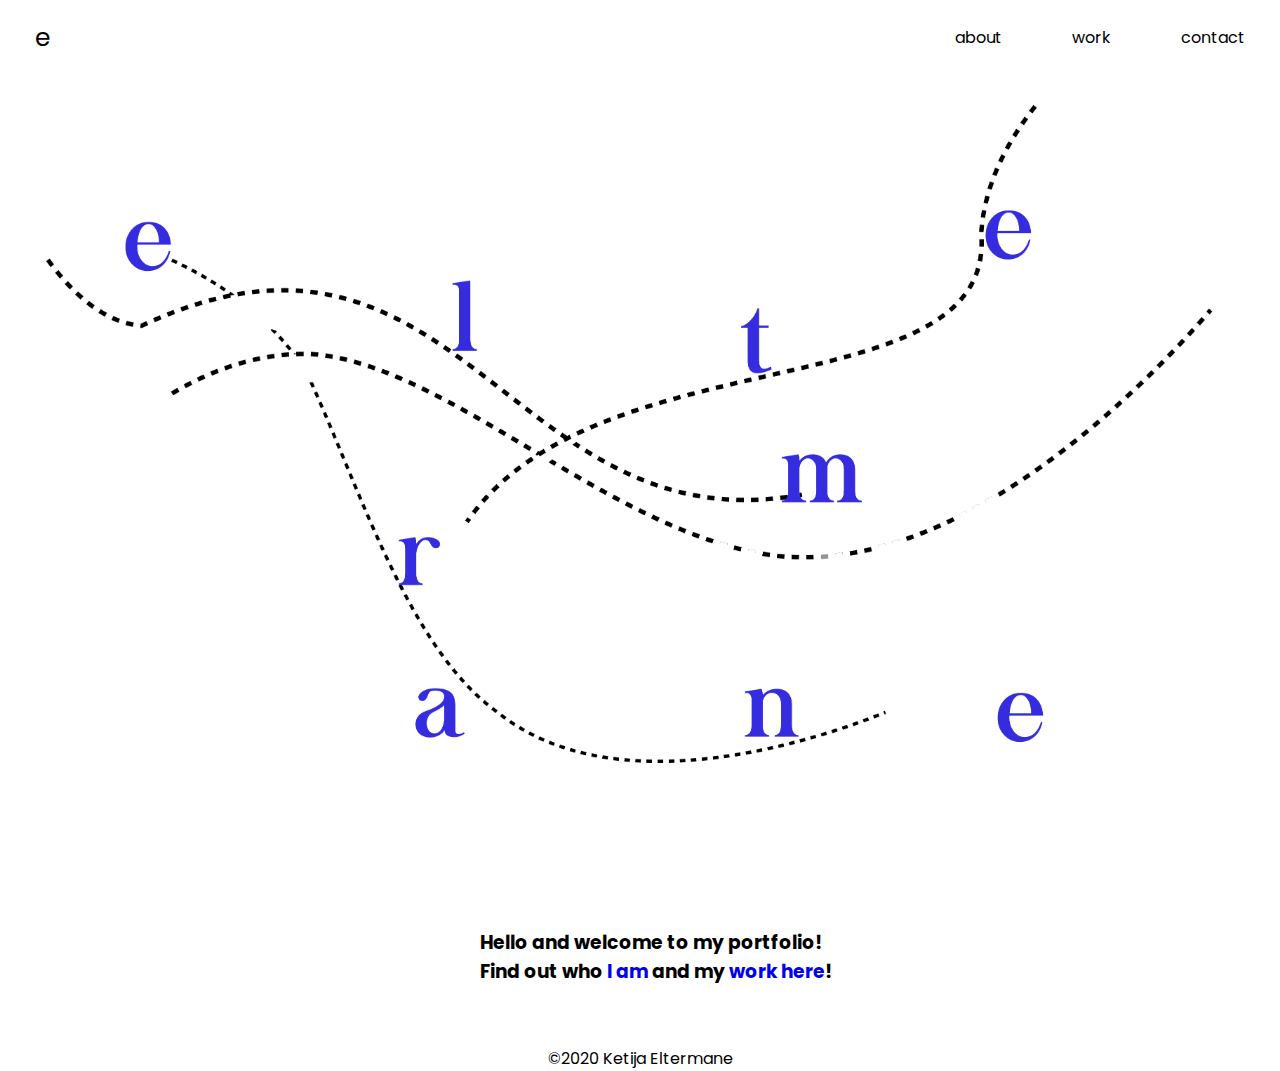
<file: index.html>
<!DOCTYPE html>
<html lang="en">

<head>
	<meta charset="UTF-8">
	<meta name="viewport" content="width=device-width, initial-scale=1.0">
	<title>Eltermane porfolio</title>
	<link rel='stylesheet' type='text/css' media='screen' href='style.css'>
</head>

<body>
	<header>
		<div class="header"> <a href="index.html" class="logo">e</a>
			<div class="header-right"> <a href="about.html">about</a>
				<a href="work.html">work</a>
				<a href="contact.html">contact</a>
			</div>
		</div>
	</header>
	<section class="frontpage">
		<img class="animation" src="images/front.gif" alt="animation" width="100%">
		<div class="front-mobile">
			<img class="frontmobile" src="images/mobilepic.gif" alt="" width="100%">
		</div>
		<div class="container-description">
			<h3>Hello and welcome to my portfolio!<br> Find out  who <a href="about.html">I am</a> and my <a href="work.html">work here</a>!</h3>
		</div>
	</section>
	<footer>
		<div class="footer">
			<p>©2020 Ketija Eltermane</p>
		</div>
	</footer>
</body>

</html>
</file>
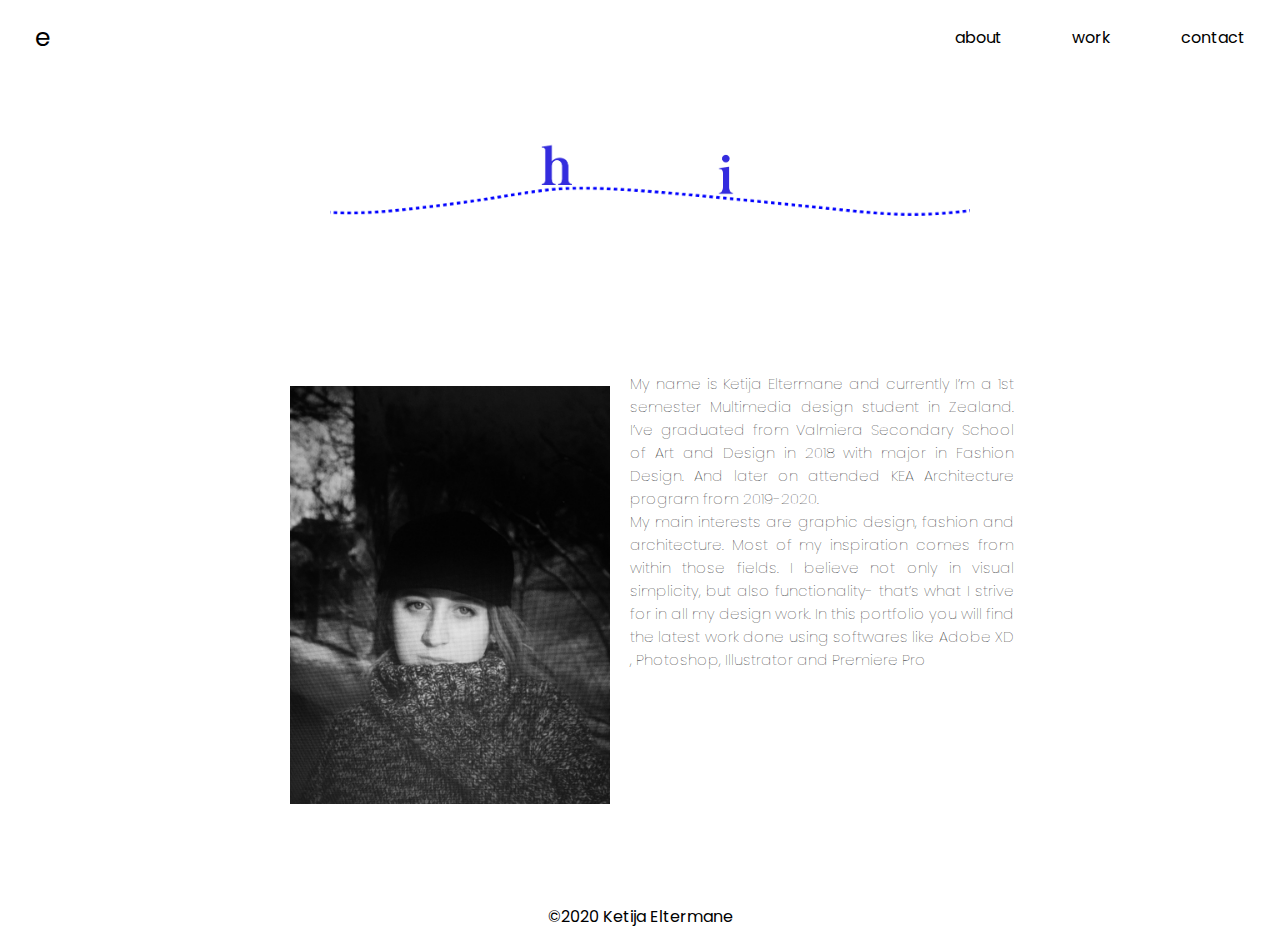
<file: about.html>
<!DOCTYPE html>
<html lang="en">

<head>
	<meta charset="UTF-8">
	<meta name="viewport" content="width=device-width, initial-scale=1.0">
	<title>Eltermane porfolio</title>
	<link rel='stylesheet' type='text/css' media='screen' href='style.css'>
</head>

<body>
	<header>
		<div class="header"> <a href="index.html" class="logo">e</a>
			<div class="header-right"> <a href="about.html">about</a>
				<a href="work.html">work</a>
				<a href="contact.html">contact</a>
			</div>
		</div>
	</header>
	<section class="about-content">
		<img class="abouttitle" src="images/hipic.png" width="100%">
		<div class="container-about"></div>
		<div class="aboutdescr-front">
			<p class="text-about-front">My name is Ketija Eltermane and currently I’m a 1st semester Multimedia design student in Zealand. I’ve graduated from Valmiera Secondary School of Art and Design in 2018 with major in Fashion Design. And later on attended KEA Architecture program from 2019-2020.
				<br>My main interests are graphic design, fashion and architecture. Most of my inspiration comes from within those fields. I believe not only in visual simplicity, but also functionality- that’s what I strive for in all my design work. In this portfolio you will find the latest work done using softwares like Adobe XD , Photoshop, Illustrator and Premiere Pro</p>
		</div>
		<div class="img-about">
			<img class="aboutimg" src="images/portpic.png" width="100%">
		</div>
		</div>
		<footer>
			<div class="footer">
				<p>©2020 Ketija Eltermane</p>
			</div>
		</footer>
</body>

</html>
</file>
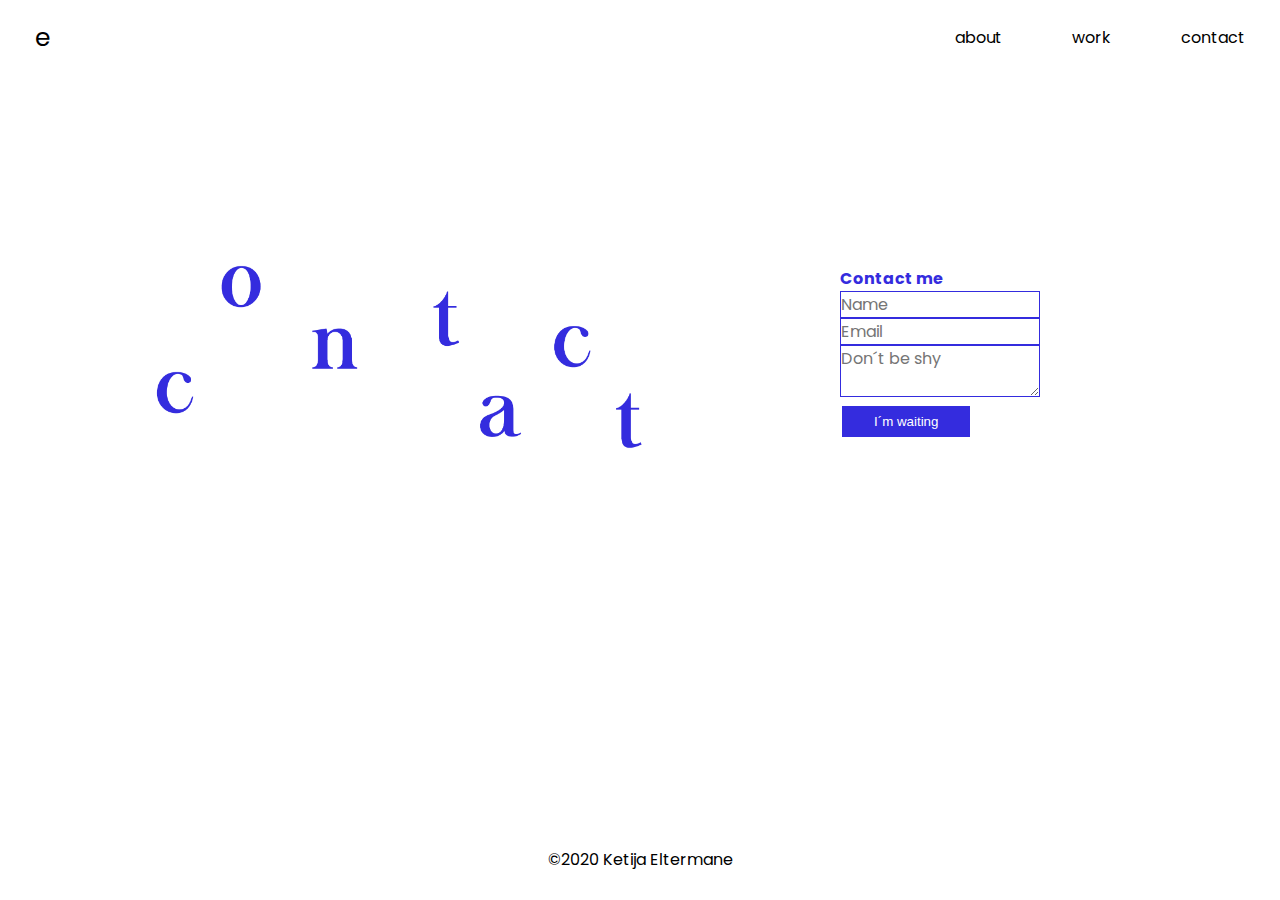
<file: contact.html>
<!DOCTYPE html>
<html lang="en">

<head>
	<meta charset="UTF-8">
	<meta name="viewport" content="width=device-width, initial-scale=1.0">
	<title>Eltermane porfolio</title>
	<link rel='stylesheet' type='text/css' media='screen' href='style.css'>
	<link rel="stylesheet" href="https://cdnjs.cloudflare.com/ajax/libs/font-awesome/4.7.0/css/font-awesome.min.css">
</head>

<body>
	<header>
		<div class="header"> <a href="index.html" class="logo">e</a>
			<div class="header-right"> <a href="about.html">about</a>
				<a href="work.html">work</a>
				<a href="contact.html">contact</a>
			</div>
		</div>
	</header>
	<section class="contact">
		<img class="contacttitle" src="images/contact.gif" width="50%">
		<div class="container-contact">
			<form class="contact-form" action="/my-handling-form-page" method="post">
				<h4 id="formcontact">Contact me</h4>
				<div>
					<input type="text" placeholder="Name" id="name" name="user_name">
				</div>
				<div>
					<input type="email" placeholder="Email" id="mail" name="user_mail">
				</div>
				<div>
					<textarea id="msg" placeholder="Don´t be shy" name="user_message"></textarea>
				</div>
				<div class="button">
					<button type="submit">I´m waiting</button>
				</div>
			</form>
	</section>
	<footer>
		<div class="footer">
			<p>©2020 Ketija Eltermane</p>
		</div>
	</footer>
</body>

</html>
</file>
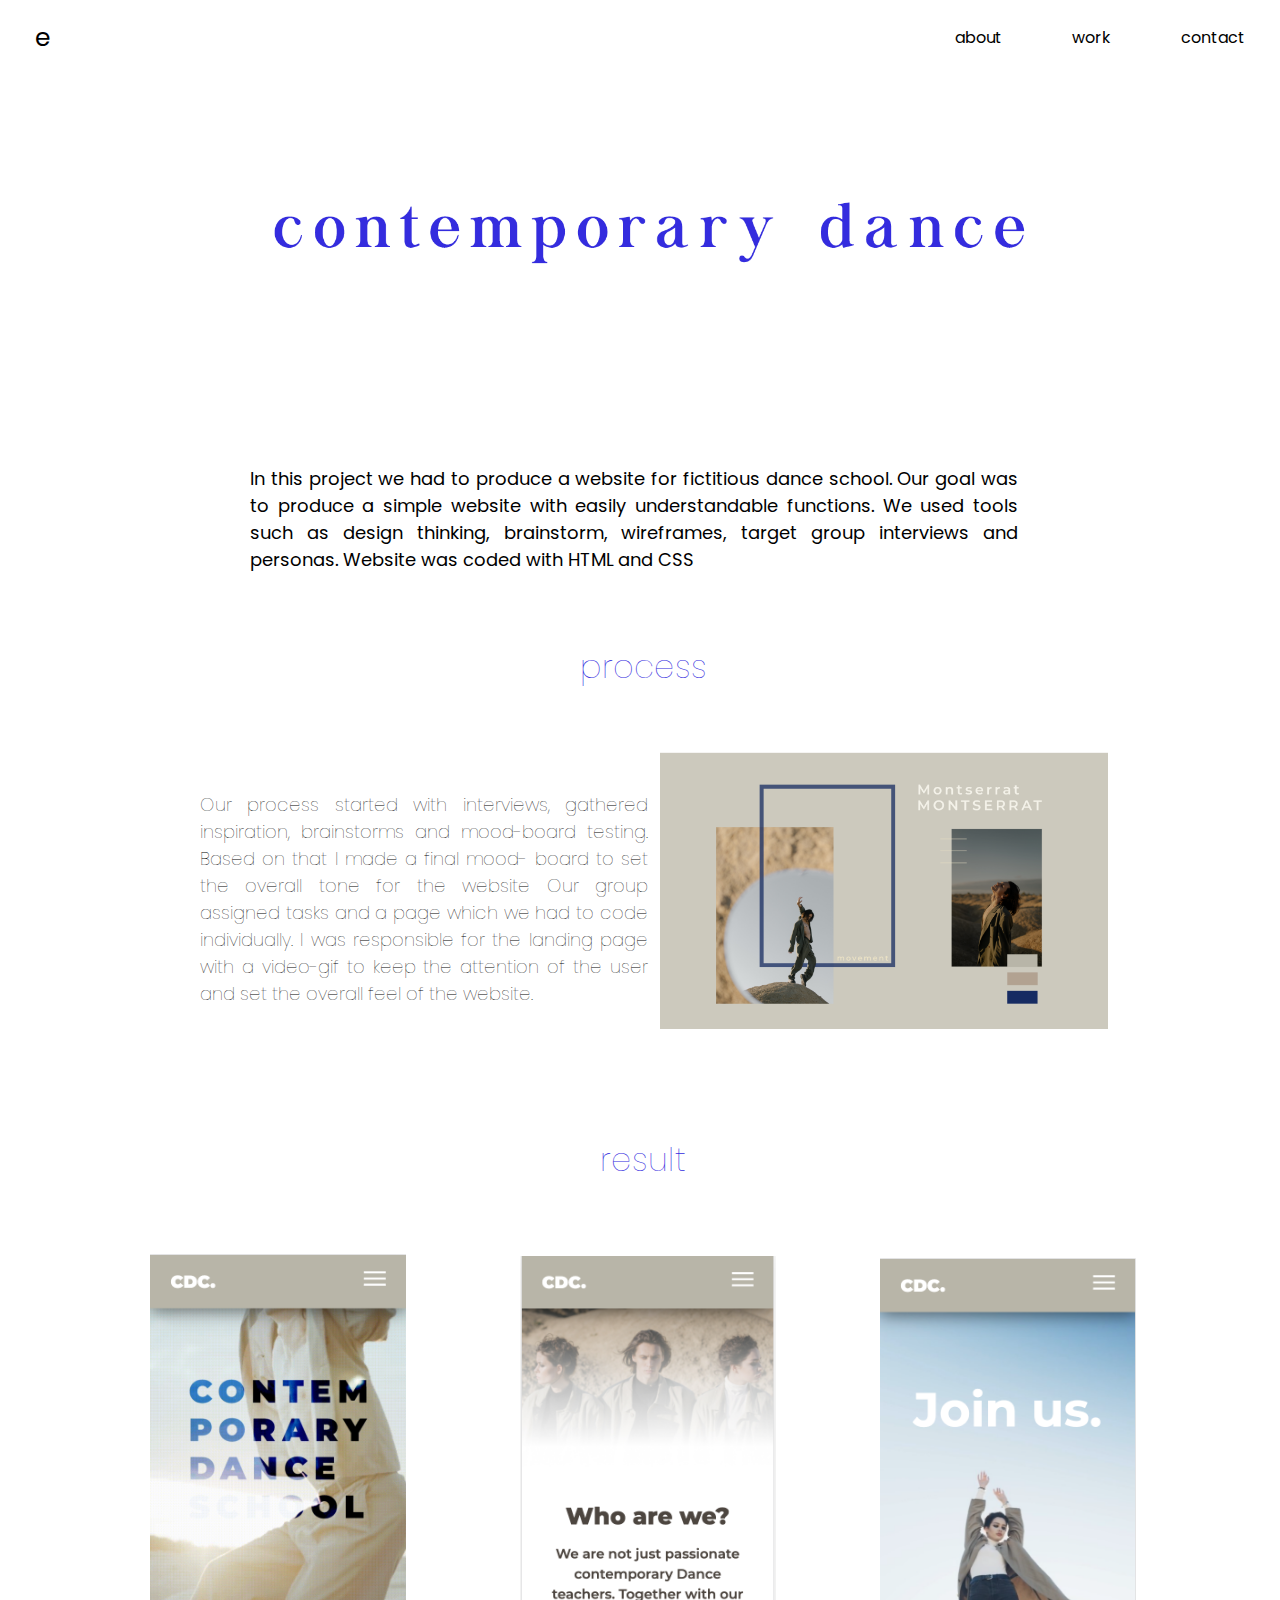
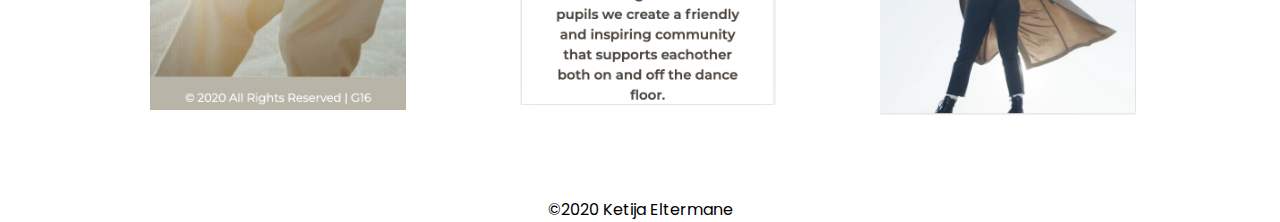
<file: contemporary.html>
<!DOCTYPE html>
<html lang="en">

<head>
	<meta charset="UTF-8">
	<meta name="viewport" content="width=device-width, initial-scale=1.0">
	<title>Eltermane porfolio</title>
	<link rel='stylesheet' type='text/css' media='screen' href='style.css'>
</head>

<body>
	<header>
		<div class="header"> <a href="index.html" class="logo">e</a>
			<div class="header-right"> <a href="about.html">about</a>
				<a href="work.html">work</a>
				<a href="contact.html">contact</a>
			</div>
		</div>
	</header>
	<section class="portfolio-content">
		<img class="contemtitle" src="images/contemp.png" width="100%">
		<div class="container-contem"></div>
		<div class="contemdescr-front">
			<p class="text-contem-front">In this project we had to produce a website for fictitious dance school. Our goal was to produce a simple website with easily understandable functions. We used tools such as design thinking, brainstorm, wireframes, target group interviews and personas. Website was coded with HTML and CSS </p>
		</div>
		<h2 class="h2-process">process</h2>
		<div class="contemdescr">
			<p class="text-contem">Our process started with interviews, gathered inspiration, brainstorms and mood-board testing. Based on that I made a final mood- board to set the overall tone for the website Our group assigned tasks and a page which we had to code individually. I was responsible for the landing page with a video-gif to keep the attention of the user and set the overall feel of the website.</p>
		</div>
		<div class="img-contem">
			<img class="contemimgfirst" src="images/contemmood.png" width="100%">
		</div>
		</div>
		<div class="container-contem-images">
			<h2 class="h2-result">result</h2>
			<div class="img-contem">
				<img class="contemimg1" src="images/contemfirst.png" width="100%">
			</div>
			<div class="img-contem">
				<img class="contemimg2" src="images/contemsec.png" width="100%">
			</div>
			<div class="img-contem">
				<img class="contemimg3" src="images/contemtri.png" width="100%">
			</div>
	</section>
	<footer>
		<div class="footer">
			<p>©2020 Ketija Eltermane</p>
		</div>
	</footer>
</body>

</html>
</file>
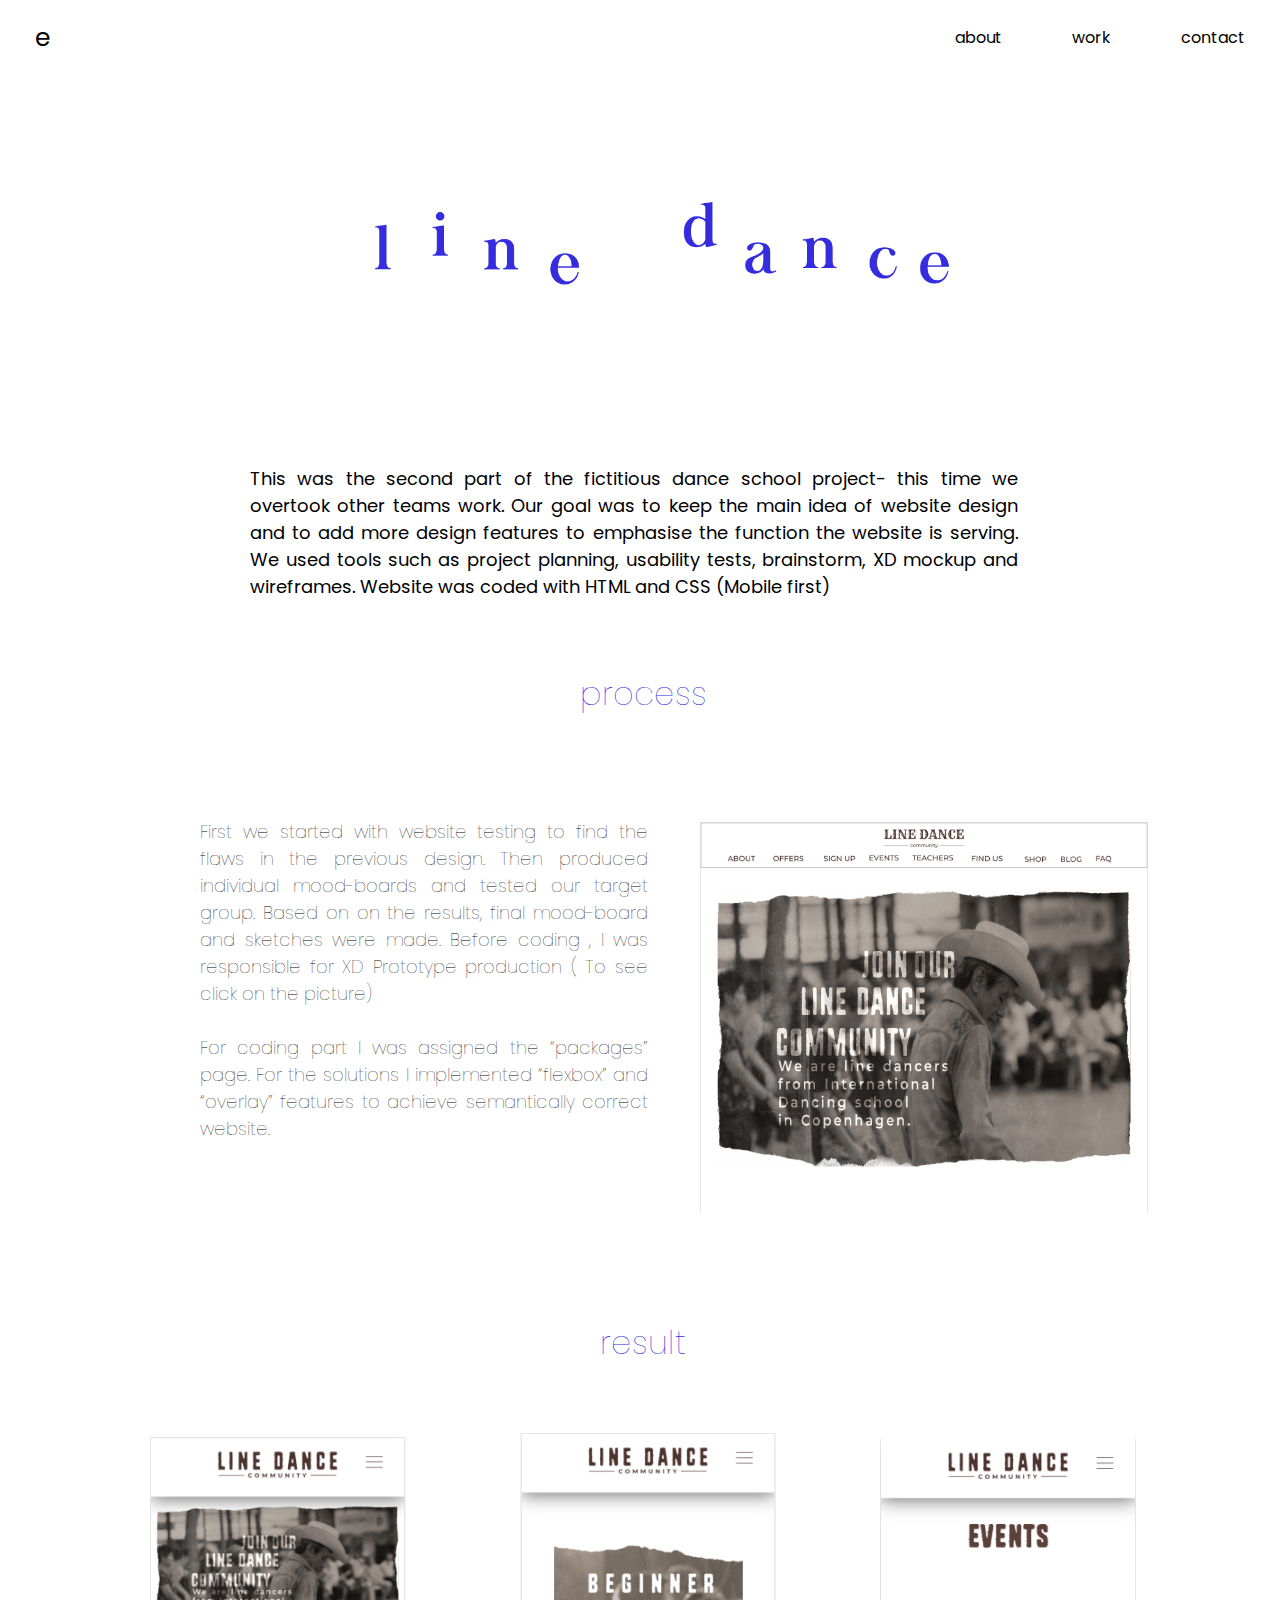
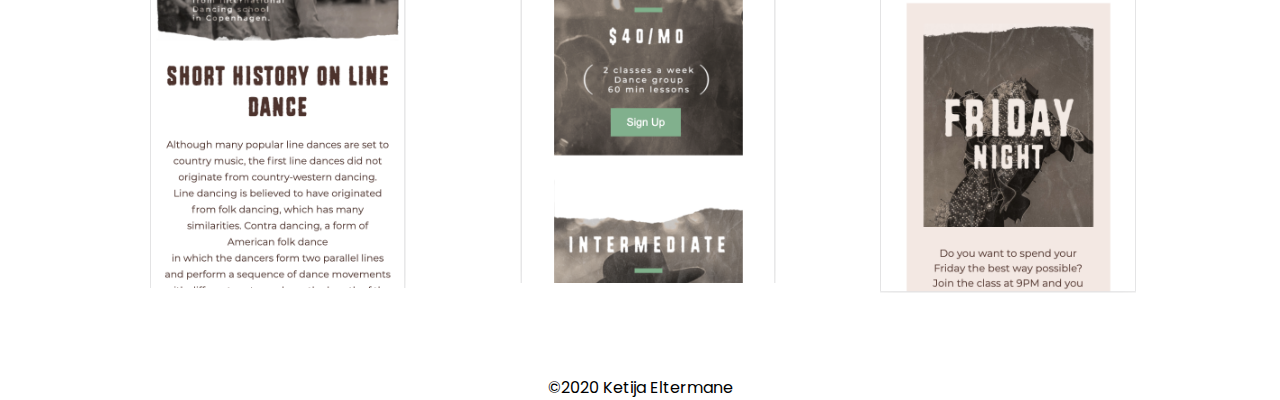
<file: linedance.html>
<!DOCTYPE html>
<html lang="en">

<head>
	<meta charset="UTF-8">
	<meta name="viewport" content="width=device-width, initial-scale=1.0">
	<title>Eltermane porfolio</title>
	<link rel='stylesheet' type='text/css' media='screen' href='style.css'>
</head>

<body>
	<header>
		<div class="header"> <a href="index.html" class="logo">e</a>
			<div class="header-right"> <a href="about.html">about</a>
				<a href="work.html">work</a>
				<a href="contact.html">contact</a>
			</div>
		</div>
	</header>
	<section class="portfolio-content">
		<img class="linetitle" src="images/line.png" width="100%">
		<div class="container-line"></div>
		<div class="linedescr-front">
			<p class="text-line-front">This was the second part of the fictitious dance school project- this time we overtook other teams work. Our goal was to keep the main idea of website design and to add more design features to emphasise the function the website is serving. We used tools such as project planning, usability tests, brainstorm, XD mockup and wireframes. Website was coded with HTML and CSS (Mobile first)</p>
		</div>
		<h2 class="h2-process">process</h2>
		<div class="linedescr">
			<p class="text-line">First we started with website testing to find the flaws in the previous design. Then produced individual mood-boards and  tested our target group. Based on on the results, final mood-board and sketches were made. Before coding , I was responsible for XD Prototype production ( To see click on the picture)
				<br>
				<br>For coding part I was assigned the “packages” page. For the solutions I implemented “flexbox” and “overlay” features to achieve semantically correct website.</p>
		</div>
		<div class="img-line">
			<a href="https://xd.adobe.com/view/f97cbbaf-4401-484f-b7d5-ff4861271811-ac2f/?fbclid=IwAR17cXCC9z_aHpx0E3fyRSe0dxzGOz6QgmWmjnb1zYVzxSKGBp50vDP5UVY">
				<img class="lineimgfirst" src="images/linexd.png" width="100%">
			</a>
		</div>
		</div>
		<div class="container-line-images">
			<h2 class="h2-result">result</h2>
			<div class="img-line">
				<img class="lineimg1" src="images/linefirst.png" width="100%">
			</div>
			<div class="img-line">
				<img class="lineimg2" src="images/linesec.png" width="100%">
			</div>
			<div class="img-line">
				<img class="lineimg3" src="images/linetri.png" width="100%">
			</div>
	</section>
	<footer>
		<div class="footer">
			<p>©2020 Ketija Eltermane</p>
		</div>
	</footer>
</body>

</html>
</file>
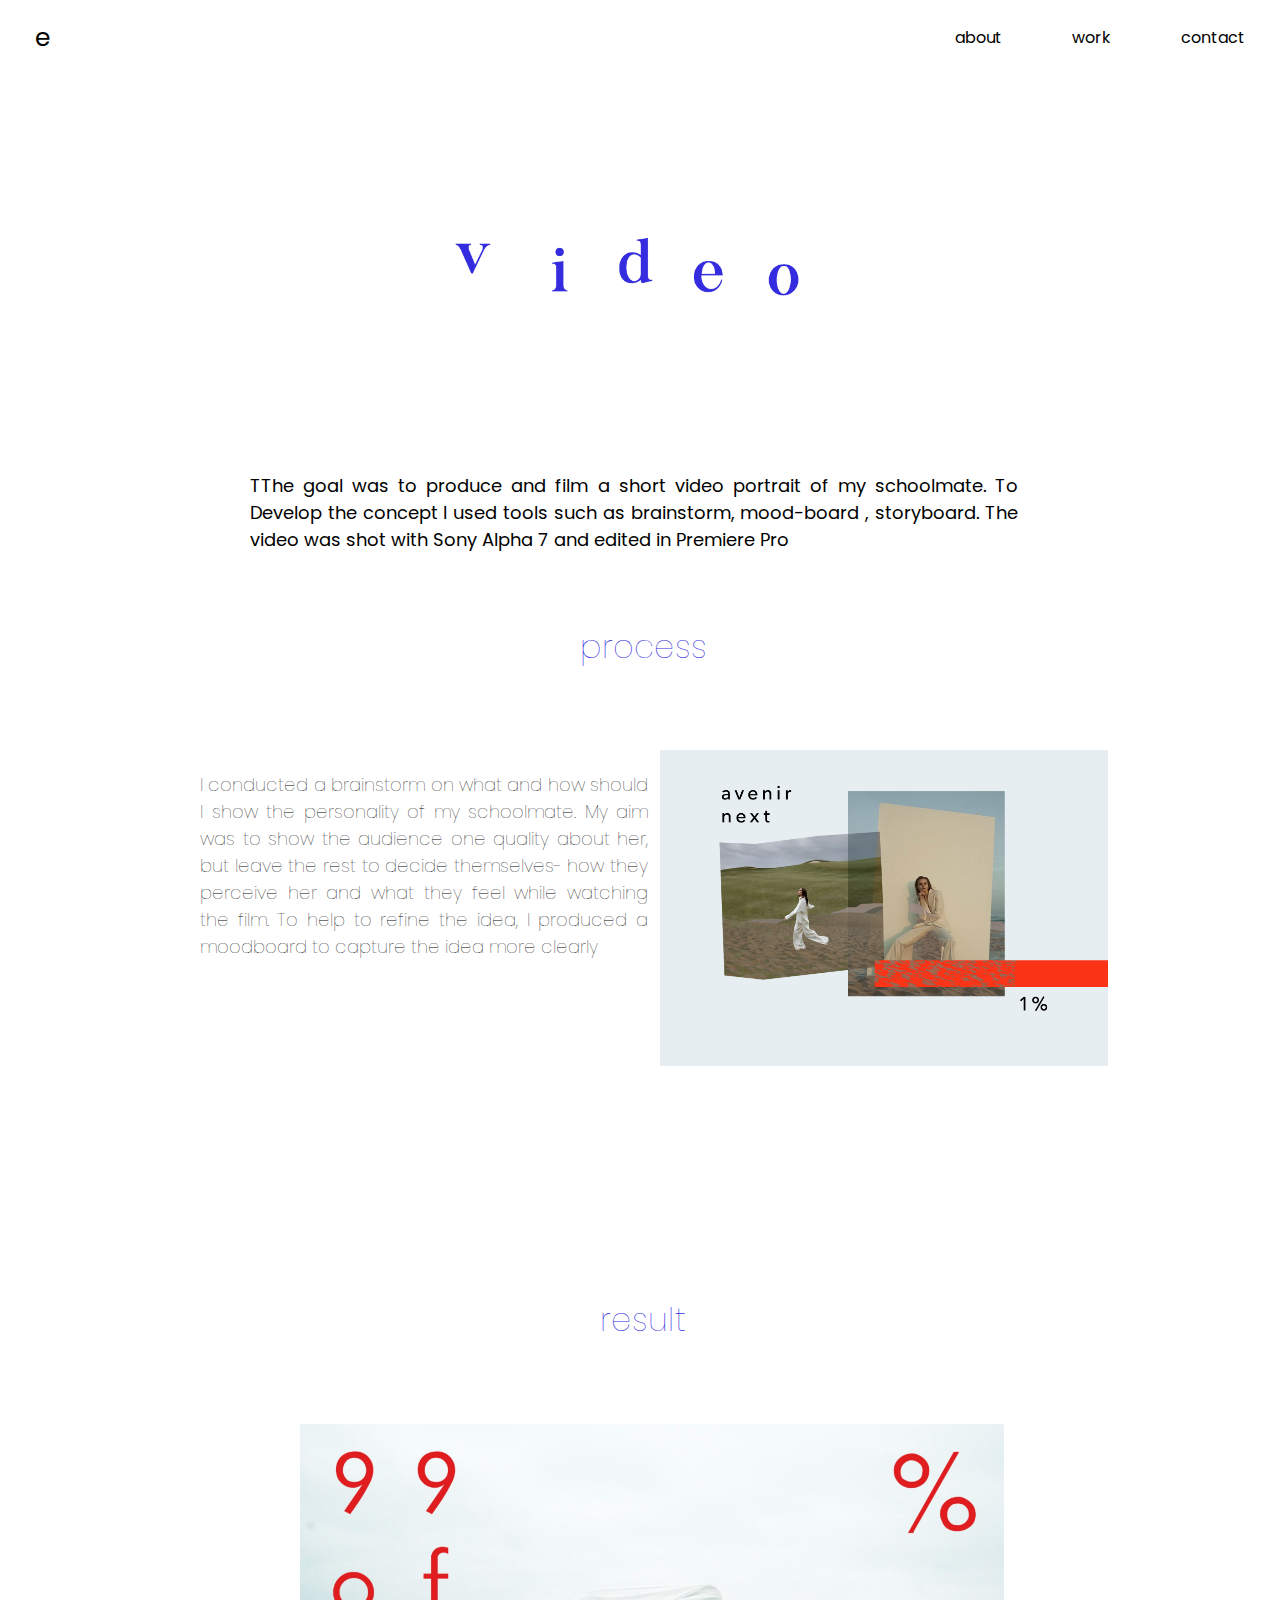
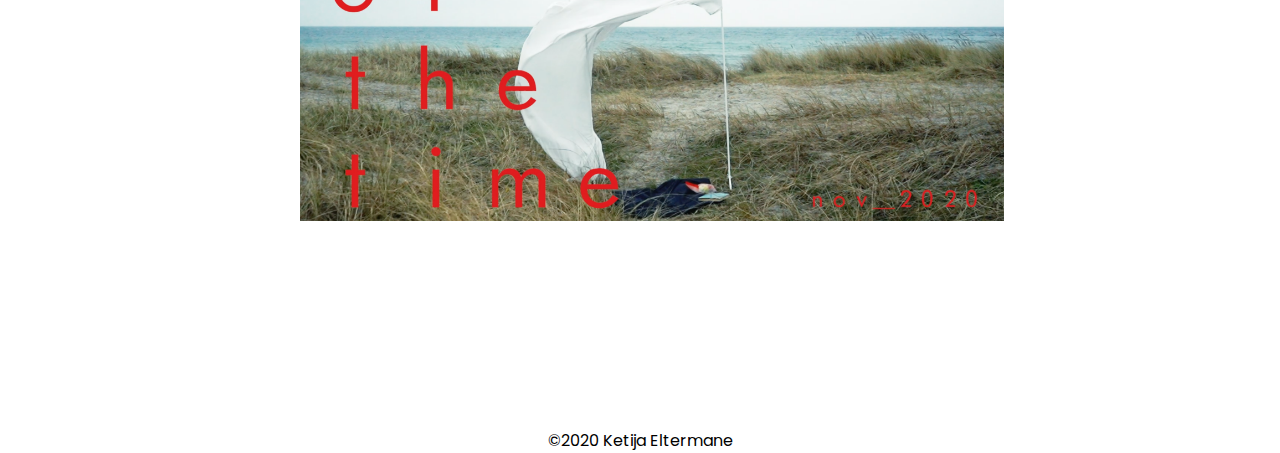
<file: video.html>
<!DOCTYPE html>
<html lang="en">

<head>
	<meta charset="UTF-8">
	<meta name="viewport" content="width=device-width, initial-scale=1.0">
	<title>Eltermane porfolio</title>
	<link rel='stylesheet' type='text/css' media='screen' href='style.css'>
</head>

<body>
	<header>
		<div class="header"> <a href="index.html" class="logo">e</a>
			<div class="header-right"> <a href="about.html">about</a>
				<a href="work.html">work</a>
				<a href="contact.html">contact</a>
			</div>
		</div>
	</header>
	<section class="portfolio-content">
		<img class="videotitle" src="images/video.png" width="100%">
		<div class="container-video"></div>
		<div class="videodescr-front">
			<p class="text-video-front">TThe goal was to produce and film a short video portrait of my schoolmate. To Develop the concept I used tools such as brainstorm, mood-board , storyboard. The video was shot with Sony Alpha 7 and edited in Premiere Pro</p>
		</div>
		<h2 class="h2-process">process</h2>
		<div class="videodescr">
			<p class="text-video">I conducted a brainstorm on what and how should I show the personality of my schoolmate. My aim was to show the audience one  quality about her, but leave the rest to decide themselves- how they perceive her and what they feel while watching the film. To help to refine the idea, I produced a moodboard to capture the idea more clearly</p>
		</div>
		<div class="img-video">
			<img class="videoimgfirst" src="images/moody.png" width="100%">
			</a>
		</div>
		</div>
		<div class="container-video-images">
			<h2 class="h2-result-video">result</h2>
			<div class="img-video">
				<a href="https://www.youtube.com/embed/0jA9sfiqHLA"><img class="videoimg1" src="images/videoback.png" width="100%">
			</a>
		</div>
		
	</section>
	<footer>
		<div class="footer">
			<p>©2020 Ketija Eltermane</p>
		</div>
	</footer>
</body>

</html>
</file>
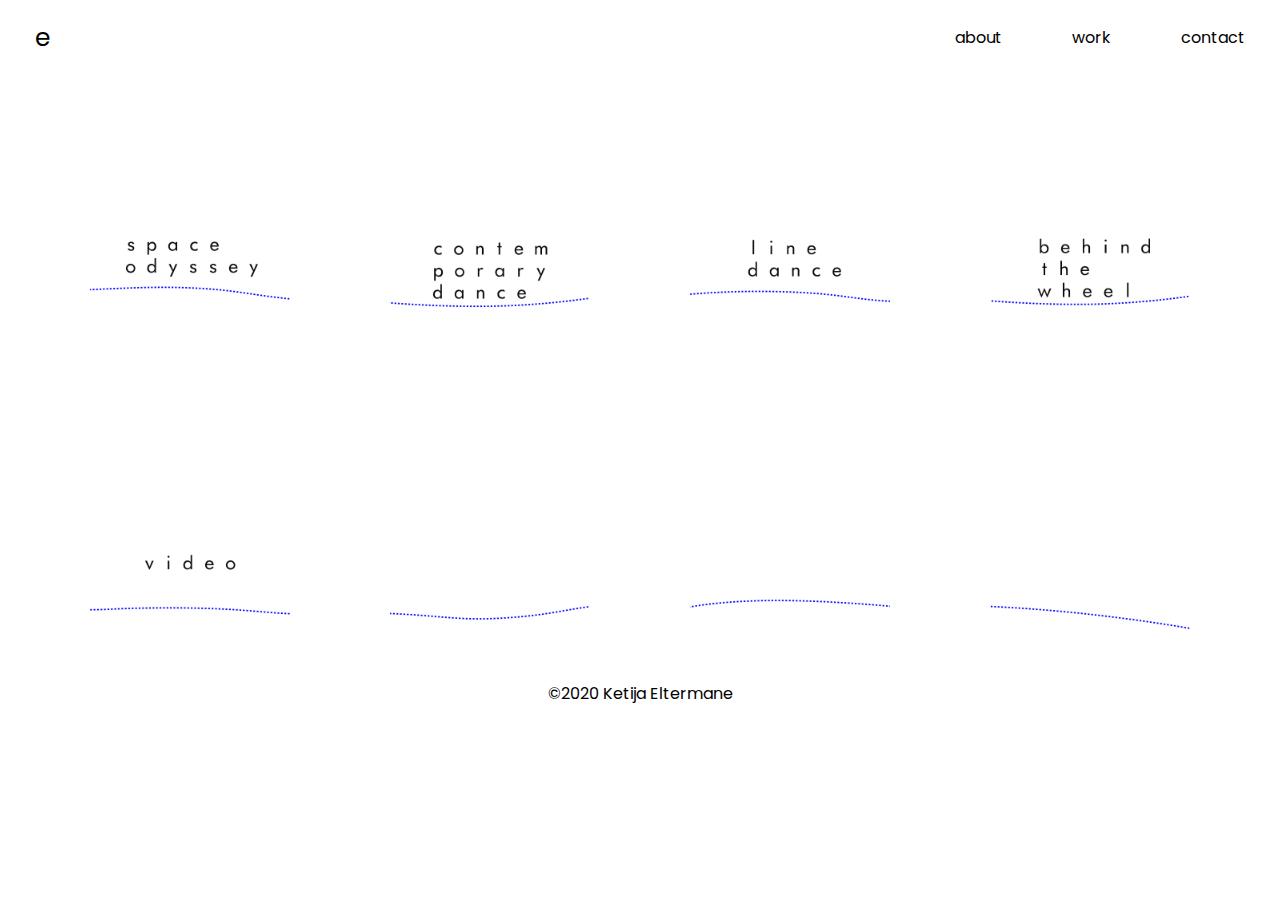
<file: work.html>
<!DOCTYPE html>
<html lang="en">

<head>
	<meta charset="UTF-8">
	<meta name="viewport" content="width=device-width, initial-scale=1.0">
	<title>Eltermane porfolio</title>
	<link rel='stylesheet' type='text/css' media='screen' href='style.css'>
</head>

<body>
	<header>
		<div class="header"> <a href="index.html" class="logo">e</a>
			<div class="header-right"> <a href="about.html">about</a>
				<a href="work.html">work</a>
				<a href="contact.html">contact</a>
			</div>
		</div>
	</header>
	<section class="work-container">
		<div class="worktitle">
			<a href="space.html">
				<img class="spaceimg" src="images/viens.png">
			</a>
		</div>
		<div class="worktitle">
			<a href="contemporary.html">
				<img class="contemimg" src="images/divi.png">
			</a>
		</div>
		<div class="worktitle">
			<a href="linedance.html">
				<img class="lineimg" src="images/tris.png">
			</a>
		</div>
		<div class="worktitle">
			<a href="wheel.html">
				<img class="wheelimg" src="images/cetri.png">
			</a>
		</div>
		<div class="worktitle">
			<a href="video.html">
				<img class="videoimg" src="images/pieci.png">
			</a>
		</div>
		<div class="worktitle">
			<img class="6img" src="images/sesi.png">
		</div>
		<div class="worktitle">
			<img class="7img" src="images/septini.png">
		</div>
		<div class="worktitle">
			<img class="8img" src="images/astoni.png">
		</div>
	</section>
	<footer>
		<div class="footer">
			<p>©2020 Ketija Eltermane</p>
		</div>
	</footer>
</body>

</html>
</file>
<file: style.css>
@import url(https://fonts.googleapis.com/css2?family=Poppins:wght@100&display=swap);
:root {
	--main-accent-color: #342CDE
}
* {
	margin: 0;
	padding: 0;
	text-decoration-color: var(--main-accent-color);
	text-decoration-line: none
}
body {
	margin: 0;
	font-family: Poppins, sans-serif
}
.header {
	overflow: hidden;
	background-color: transparent;
	padding: 0
}
.logo {
	display: inline-block;
	font-size: 16px;
	color: #342cde
}
.header a {
	float: left;
	color: #000;
	text-align: center;
	padding: 35px;
	text-decoration: none;
	font-size: 16px;
	line-height: 5px;
	border-radius: 4px
}
.header a.logo {
	font-size: 25px
}
.header a:hover {
	background-color: #fff;
	color: var(--main-accent-color)
}
.header-right {
	float: right
}
.container-description {
	flex-direction: wrap;
	margin-top: 100px;
	margin-bottom: 150px;
	width: 50%;
	margin-left: 113px
}
.container-about {
	display: flex;
	flex-direction: column
}
.abouttitle {
	width: 100%;
	display: block
}
.aboutdescr-front {
	padding-left: 10px;
	padding-right: 10px;
	text-align: justify;
	font-size: 15px
}
.text-about-front {
	font-weight: 100
}
.img-about {
	padding-top: 20px
}
.aboutimg {
	width: 100%;
	height: auto;
	display: block
}
.work-container {
	display: flex;
	flex-wrap: wrap;
	align-items: center;
	justify-content: center
}
.work-container img {
	width: 200px;
	height: auto;
	margin-left: 15px
}
.container-contact {
	display: flex;
	flex-wrap: wrap;
	align-items: left;
	justify-content: center
}
.contacttitle {
	width: 100px;
	height: auto;
	margin-left: 90px
}
.contact-form {
	color: var(--main-accent-color);
	padding-top: 0;
	padding-bottom: .5em;
	padding-left: 0;
	align-content: center;
	margin-top: 100x;
	margin-bottom: 300px
}
input,
textarea {
	font: 1em Poppins;
	width: 200px;
	box-sizing: border-box;
	background-color: #fff;
	border: 1px solid var(--main-accent-color)
}
.contact-form button {
	background-color: var(--main-accent-color);
	border: none;
	color: #fff;
	padding: 8px 32px;
	text-decoration: none;
	margin: 2px 2px;
	cursor: pointer
}
.spacetitle {
	width: 100%;
	display: block
}
.title-space {
	font-weight: 300;
	padding-left: 10px;
	padding-bottom: 15px;
	font-size: 20px;
	padding-right: 10px;
	padding-top: 50px
}
.h2-process {
	font-size: 2em;
	padding-top: 20px;
	padding-left: 150px;
	font-weight: 70;
	font-size: 20px;
	color: var(--main-accent-color)
}
.h2-result {
	font-size: 2em;
	padding-top: 50px;
	padding-bottom: 30px;
	padding-left: 170px;
	font-weight: 70;
	font-size: 20px;
	color: var(--main-accent-color)
}
.spacedescr-front {
	padding-left: 10px;
	padding-right: 10px;
	text-align: justify
}
.spacedescr {
	text-align: justify
}
.text-space {
	font-weight: 100;
	padding-left: 10px;
	padding-bottom: 15px;
	font-size: 15px;
	padding-right: 10px
}
.container-space {
	display: flex;
	flex-direction: column
}
.img-space {
	padding-top: 0
}
.spcimg {
	width: 100%;
	height: auto;
	display: block
}
.container-space-images {
	width: 100%
}
.contemtitle {
	width: 100%;
	display: block
}
.title-contem {
	font-weight: 300;
	padding-left: 10px;
	padding-bottom: 15px;
	font-size: 20px;
	padding-right: 10px;
	padding-top: 50px;
	text-align: justify
}
.h2-process {
	font-size: 2em;
	padding-top: 20px;
	padding-left: 150px;
	font-weight: 70;
	font-size: 20px;
	color: var(--main-accent-color)
}
.h2-result {
	font-size: 2em;
	padding-top: 50px;
	padding-bottom: 30px;
	padding-left: 170px;
	font-weight: 70;
	font-size: 20px;
	color: var(--main-accent-color)
}
.contemdescr-front {
	padding-left: 10px;
	padding-right: 10px;
	text-align: justify;
	font-size: 15px
}
.contemdescr {
	text-align: justify;
	padding-right: 10px;
	padding-left: 10px
}
.text-contem {
	font-weight: 100
}
.container-contem {
	display: flex;
	flex-direction: column
}
.img-contem {
	padding-top: 0
}
.contemimg {
	width: 100%;
	height: auto;
	display: block
}
.container-contem-images {
	width: 100%
}
.linetitle {
	width: 100%;
	display: block
}
.title-line {
	font-weight: 300;
	padding-left: 10px;
	padding-bottom: 15px;
	font-size: 20px;
	padding-right: 10px;
	padding-top: 50px;
	text-align: justify
}
.h2-process {
	font-size: 2em;
	padding-top: 20px;
	padding-left: 150px;
	font-weight: 70;
	font-size: 20px;
	color: var(--main-accent-color)
}
.h2-result {
	font-size: 2em;
	padding-top: 50px;
	padding-bottom: 30px;
	padding-left: 170px;
	font-weight: 70;
	font-size: 20px;
	color: var(--main-accent-color)
}
.linedescr-front {
	padding-left: 10px;
	padding-right: 10px;
	text-align: justify;
	font-size: 15px
}
.linedescr {
	text-align: justify;
	padding-right: 10px;
	padding-left: 10px
}
.text-line {
	font-weight: 100
}
.container-line {
	display: flex;
	flex-direction: column
}
.img-line {
	padding-top: 0
}
.linemimg {
	width: 100%;
	height: auto;
	display: block
}
.container-line-images {
	width: 100%
}
.wheeltitle {
	width: 100%;
	display: block
}
.title-wheel {
	font-weight: 300;
	padding-left: 10px;
	padding-bottom: 15px;
	font-size: 20px;
	padding-right: 10px;
	padding-top: 50px;
	text-align: justify
}
.h2-process {
	font-size: 2em;
	padding-top: 20px;
	padding-left: 150px;
	font-weight: 70;
	font-size: 20px;
	color: var(--main-accent-color)
}
.h2-result {
	font-size: 2em;
	padding-top: 50px;
	padding-bottom: 30px;
	padding-left: 170px;
	font-weight: 70;
	font-size: 20px;
	color: var(--main-accent-color)
}
.wheeldescr-front {
	padding-left: 10px;
	padding-right: 10px;
	text-align: justify;
	font-size: 15px
}
.wheeldescr {
	text-align: justify;
	padding-right: 10px;
	padding-left: 10px;
	padding-bottom: 20px
}
.text-wheel {
	font-weight: 100
}
.wheeldescr2 {
	text-align: justify;
	padding-right: 10px;
	padding-left: 10px;
	padding-top: 20px;
	padding-bottom: 20px
}
.text-wheel2 {
	font-weight: 100
}
.img-wheel2 {
	padding-top: 0
}
.container-wheel {
	display: flex;
	flex-direction: column
}
.img-wheel {
	padding-top: 0
}
.wheelmimg {
	width: 100%;
	height: auto;
	display: block
}
.container-wheel-images {
	width: 100%
}
.container-video {
	display: flex;
	flex-direction: column
}
.videotitle {
	width: 100%
}
.title-video {
	font-weight: 300;
	padding-left: 10px;
	padding-bottom: 15px;
	font-size: 20px;
	padding-right: 10px;
	padding-top: 50px;
	text-align: justify
}
.h2-process {
	font-size: 2em;
	padding-top: 20px;
	padding-left: 150px;
	font-weight: 70;
	font-size: 20px;
	color: var(--main-accent-color)
}
.h2-result-video {
	font-size: 2em;
	padding-top: 50px;
	padding-bottom: 30px;
	padding-left: 170px;
	font-weight: 70;
	font-size: 20px;
	color: var(--main-accent-color)
}
.videodescr-front {
	padding-left: 10px;
	padding-right: 10px;
	text-align: justify;
	font-size: 15px
}
.videodescr {
	text-align: justify;
	padding-right: 10px;
	padding-left: 10px
}
.text-video {
	font-weight: 100
}
.img-video {
	padding-top: 20px
}
.videoimgfirst {
	width: 100%;
	height: auto;
	display: block
}
.container-video-images {
	width: 100%
}
.footer {
	position: relative;
	left: 0;
	bottom: 0;
	width: 100%;
	background-color: #fff;
	color: #000;
	text-align: center
}
@media only screen and (max-width: 560px) {
	.animation {
		display: none
	}
	.header a {
		float: none;
		display: block;
		text-align: center
	}
	.header-right {
		float: none
	}
	.abouttitle {
		flex-direction: column;
		justify-content: flex-start
	}
	.contacttitle {
		width: 100%;
		margin-left: 0
	}
	.myimg {
		width: 50%
	}
}
@media only screen and (min-width: 560- 600px) {
	.animation {
		display: none
	}
}
@media only screen and (min-width: 600px) {
	.front-mobile {
		display: none
	}
}
@media only screen and (min-width: 768px) {
	.front-mobile {
		display: none
	}
	.animation {
		width: 800px
	}
	.container-description {
		flex-direction: wrap;
		margin-top: 100px;
		margin-bottom: 90px;
		width: 50%;
		margin-left: 230px
	}
	.work-container {
		display: flex;
		flex-wrap: wrap;
		align-items: center;
		justify-content: center
	}
	.work-container img {
		width: 200px;
		height: auto;
		margin-left: 50px;
		margin-right: 50px;
		margin-top: 100px
	}
	.contacttitle {
		width: 80%;
		height: auto;
		margin-left: 90px
	}
	.contact-form {
		color: var(--main-accent-color);
		margin-left: 3px;
		margin-top: 0;
		margin-bottom: 400px
	}
	.footer {
		position: absolute
	}
}
@media only screen and (min-width: 992px) {
	.front-mobile {
		display: none
	}
	.animation {
		width: 100%
	}
	.container-description {
		flex-direction: wrap;
		margin-top: -15px;
		margin-bottom: 50px;
		width: 60%;
		margin-left: 350px
	}
	.work-container {
		display: flex;
		flex-wrap: wrap;
		align-items: center;
		justify-content: center
	}
	.work-container img {
		width: 200px
	}
	.contacttitle {
		width: 50%;
		height: auto;
		margin-left: 90px
	}
	.contact-form {
		color: var(--main-accent-color);
		margin-left: 500px;
		margin-top: -350px;
		margin-bottom: 400px
	}
	.footer {
		position: relative
	}
	.container-about {
		display: flex;
		flex-direction: column;
		padding-top: 15px
	}
	.abouttitle {
		width: 50%;
		padding-left: 330px
	}
	.aboutdescr-front {
		width: 30%;
		padding-top: 50px;
		padding-bottom: 150px;
		padding-left: 630px;
		font-size: 15px
	}
	.text-about-front {
		text-align: justify
	}
	.img-about {
		padding-left: 290px;
		margin-top: -455px;
		margin-bottom: 100px;
		width: 25%
	}
	.container-space {
		display: flex;
		flex-direction: column;
		padding-top: 15px
	}
	.spacetitle {
		width: 70%;
		padding-left: 200px
	}
	.h2-process {
		font-size: 2em;
		padding-left: 580px;
		padding-bottom: 50px
	}
	.h2-result {
		font-size: 2em;
		padding-left: 600px;
		padding-top: 100px;
		padding-bottom: 60px
	}
	.spacedescr-front {
		width: 60%;
		padding-top: 50px;
		padding-bottom: 50px;
		padding-left: 250px;
		font-size: 18px
	}
	.text-space-front {
		text-align: center
	}
	.spacedescr {
		width: 35%;
		padding-top: 50px;
		padding-left: 200px
	}
	.text-space {
		font-size: 18px
	}
	.spcimg {
		padding-left: 660px;
		margin-top: -255px;
		width: 30%
	}
	.spcimg2 {
		padding-left: 660px;
		margin-top: 10px;
		margin-bottom: 30px;
		width: 40%
	}
	.spcimg3 {
		padding-left: 100px;
		margin-top: -660px;
		margin-bottom: 55px;
		width: 40%
	}
	.container-contem {
		display: flex;
		flex-direction: column;
		padding-top: 15px
	}
	.contemtitle {
		width: 70%;
		padding-left: 200px
	}
	.h2-process {
		font-size: 2em;
		padding-left: 580px;
		padding-bottom: 50px
	}
	.h2-result {
		font-size: 2em;
		padding-left: 600px;
		padding-top: 100px;
		padding-bottom: 60px
	}
	.contemdescr-front {
		width: 60%;
		padding-top: 50px;
		padding-bottom: 50px;
		padding-left: 250px;
		font-size: 18px
	}
	.text-contem-front {
		text-align: justify
	}
	.contemdescr {
		width: 35%;
		padding-top: 50px;
		padding-left: 200px
	}
	.text-contem {
		font-size: 18px
	}
	.contemimgfirst {
		padding-left: 660px;
		margin-top: -255px;
		width: 35%
	}
	.contemimg1 {
		padding-left: 150px;
		margin-top: 10px;
		margin-bottom: 30px;
		width: 20%
	}
	.contemimg2 {
		padding-left: 520px;
		margin-top: -800px;
		margin-bottom: 60px;
		width: 20%
	}
	.contemimg3 {
		padding-left: 880px;
		margin-top: -890px;
		margin-bottom: 75px;
		width: 20%
	}
	.container-line {
		display: flex;
		flex-direction: column;
		padding-top: 15px
	}
	.linetitle {
		width: 70%;
		padding-left: 200px
	}
	.h2-process {
		font-size: 2em;
		padding-left: 580px;
		padding-bottom: 50px
	}
	.h2-result {
		font-size: 2em;
		padding-left: 600px;
		padding-top: 100px;
		padding-bottom: 60px
	}
	.linedescr-front {
		width: 60%;
		padding-top: 50px;
		padding-bottom: 50px;
		padding-left: 250px;
		font-size: 18px
	}
	.text-line-front {
		text-align: justify
	}
	.linedescr {
		width: 35%;
		padding-top: 50px;
		padding-left: 200px
	}
	.text-line {
		font-size: 18px
	}
	.lineimgfirst {
		padding-left: 700px;
		margin-top: -320px;
		width: 35%
	}
	.lineimg1 {
		padding-left: 150px;
		margin-top: 10px;
		margin-bottom: 30px;
		width: 20%
	}
	.lineimg2 {
		padding-left: 520px;
		margin-top: -800px;
		margin-bottom: 60px;
		width: 20%
	}
	.lineimg3 {
		padding-left: 880px;
		margin-top: -890px;
		margin-bottom: 75px;
		width: 20%
	}
	.container-wheel {
		display: flex;
		flex-direction: column;
		padding-top: 15px
	}
	.wheeltitle {
		width: 70%;
		padding-left: 200px
	}
	.h2-process {
		font-size: 2em;
		padding-left: 580px;
		padding-bottom: 50px
	}
	.h2-result {
		font-size: 2em;
		padding-left: 600px;
		padding-top: 100px;
		padding-bottom: 60px
	}
	.wheeldescr-front {
		width: 60%;
		padding-top: 50px;
		padding-bottom: 50px;
		padding-left: 250px;
		font-size: 18px
	}
	.text-wheel-front {
		text-align: justify
	}
	.wheeldescr {
		width: 35%;
		padding-top: 50px;
		padding-left: 200px
	}
	.wheeldescr2 {
		width: 35%;
		padding-top: 50px;
		padding-left: 700px
	}
	.text-wheel {
		font-size: 18px
	}
	.text-wheel2 {
		font-size: 18px
	}
	.wheelimgfirst {
		padding-left: 700px;
		margin-top: -500px;
		margin-bottom: 158px;
		width: 35%
	}
	.wheelimgsecond {
		margin-left: -500px;
		margin-top: -200px
	}
	.img-wheelsecond {
		width: 100%
	}
	.wheelimg1 {
		padding-left: 150px;
		margin-top: 10px;
		margin-bottom: 30px;
		width: 20%
	}
	.wheelimg2 {
		padding-left: 520px;
		margin-top: -800px;
		margin-bottom: 60px;
		width: 20%
	}
	.wheelimg3 {
		padding-left: 880px;
		margin-top: -890px;
		margin-bottom: 75px;
		width: 20%
	}
	.container-video {
		display: flex;
		flex-direction: column;
		padding-top: 15px
	}
	.videotitle {
		width: 70%;
		padding-left: 200px
	}
	.h2-process {
		font-size: 2em;
		padding-left: 580px;
		padding-bottom: 50px
	}
	.h2-result-video {
		font-size: 2em;
		color: var(--main-accent-color);
		padding-left: 300px;
		padding-top: 100px;
		padding-bottom: 60px
	}
	.videodescr-front {
		width: 60%;
		padding-top: 50px;
		padding-bottom: 50px;
		padding-left: 250px;
		font-size: 18px
	}
	.text-video-front {
		text-align: justify
	}
	.videodescr {
		width: 35%;
		padding-top: 50px;
		padding-left: 200px
	}
	.text-video {
		font-size: 18px
	}
	.videoimgfirst {
		padding-left: 660px;
		margin-top: -230px;
		width: 35%
	}
	.container-video-images {
		padding-left: 300px;
		margin-top: 130px;
		margin-bottom: 200px;
		width: 55%
	}
}
@media only screen and (min-width: 1200px) {
	.front-mobile {
		display: none
	}
	.animation {
		width: 100%
	}
	.container-description {
		flex-direction: wrap;
		margin-top: 90px;
		margin-bottom: 60px;
		width: 50%;
		margin-left: 480px
	}
	.contact-form {
		color: var(--main-accent-color);
		margin-left: 600px;
		margin-top: -450px;
		margin-bottom: 400px
	}
}
</file>
